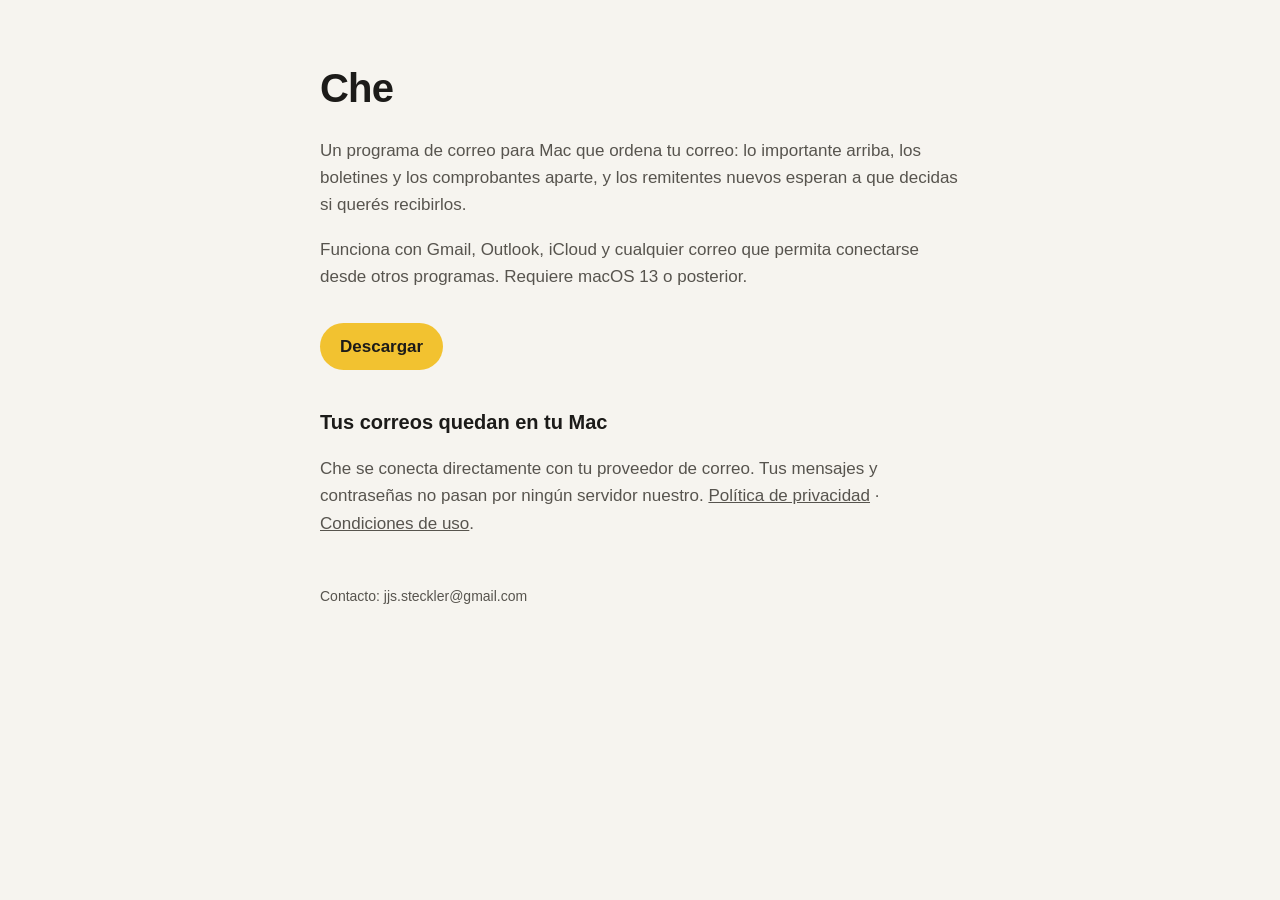
<file: docs/index.html>
<!doctype html>
<html lang="es">
<head>
<meta charset="utf-8">
<meta name="viewport" content="width=device-width, initial-scale=1">
<title>Che</title>
<link rel="stylesheet" href="style.css">
</head>
<body>
<main>
  <h1>Che</h1>
  <p>Un programa de correo para Mac que ordena tu correo: lo importante arriba, los boletines y los comprobantes aparte, y los remitentes nuevos esperan a que decidas si querés recibirlos.</p>
  <p>Funciona con Gmail, Outlook, iCloud y cualquier correo que permita conectarse desde otros programas. Requiere macOS 13 o posterior.</p>
  <a class="button" href="https://github.com/jsteckler/che-releases/releases/latest">Descargar</a>
  <h2>Tus correos quedan en tu Mac</h2>
  <p>Che se conecta directamente con tu proveedor de correo. Tus mensajes y contraseñas no pasan por ningún servidor nuestro. <a href="privacidad.html">Política de privacidad</a> · <a href="condiciones.html">Condiciones de uso</a>.</p>
  <footer>Contacto: jjs.steckler@gmail.com</footer>
</main>
</body>
</html>
</file>
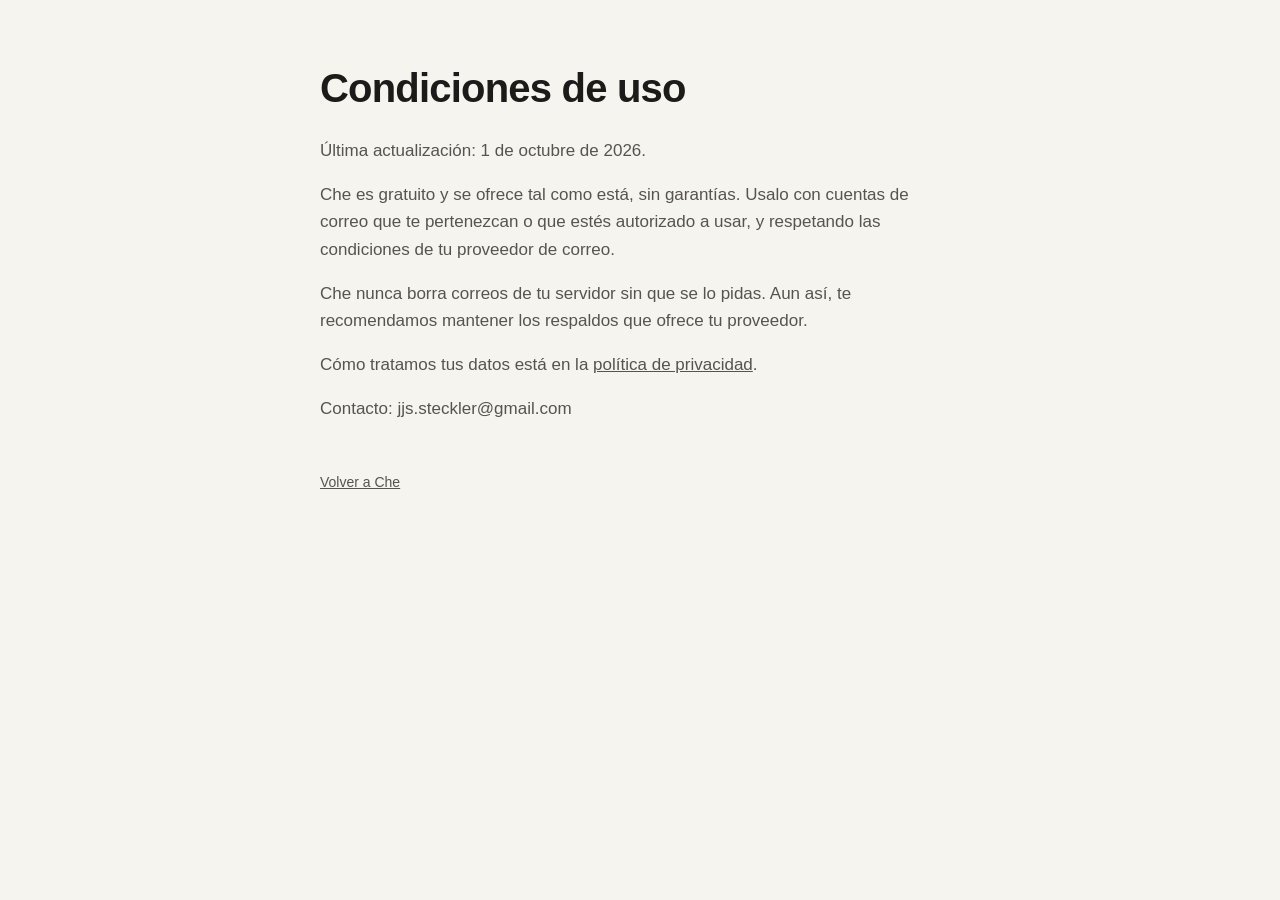
<file: docs/condiciones.html>
<!doctype html>
<html lang="es">
<head>
<meta charset="utf-8">
<meta name="viewport" content="width=device-width, initial-scale=1">
<title>Condiciones de Che</title>
<link rel="stylesheet" href="style.css">
</head>
<body>
<main>
  <h1>Condiciones de uso</h1>
  <p>Última actualización: 1 de octubre de 2026.</p>
  <p>Che es gratuito y se ofrece tal como está, sin garantías. Usalo con cuentas de correo que te pertenezcan o que estés autorizado a usar, y respetando las condiciones de tu proveedor de correo.</p>
  <p>Che nunca borra correos de tu servidor sin que se lo pidas. Aun así, te recomendamos mantener los respaldos que ofrece tu proveedor.</p>
  <p>Cómo tratamos tus datos está en la <a href="privacidad.html">política de privacidad</a>.</p>
  <p>Contacto: jjs.steckler@gmail.com</p>
  <footer><a href="index.html">Volver a Che</a></footer>
</main>
</body>
</html>
</file>
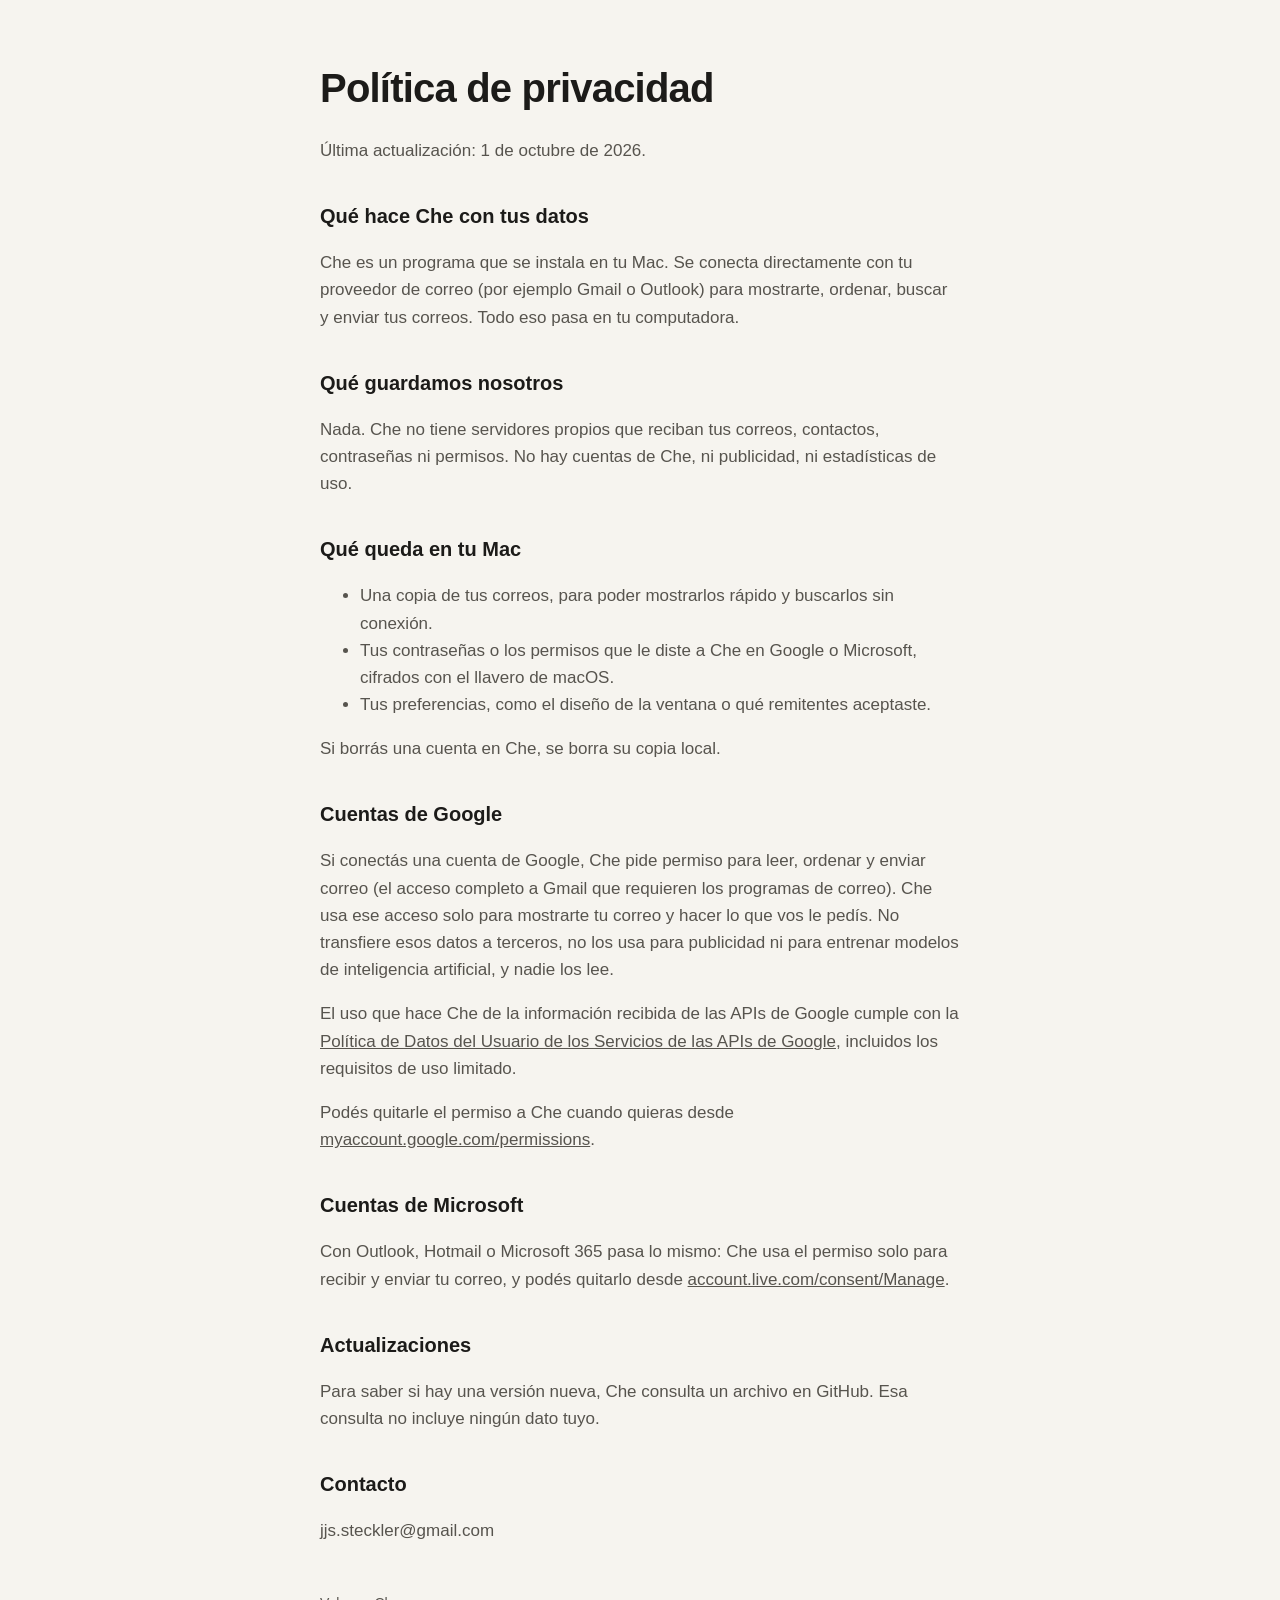
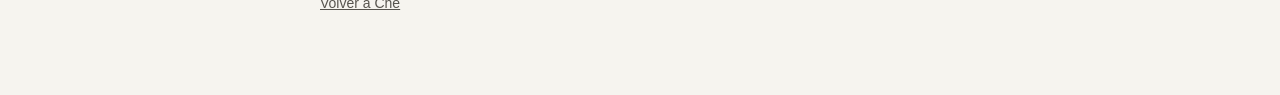
<file: docs/privacidad.html>
<!doctype html>
<html lang="es">
<head>
<meta charset="utf-8">
<meta name="viewport" content="width=device-width, initial-scale=1">
<title>Privacidad de Che</title>
<link rel="stylesheet" href="style.css">
</head>
<body>
<main>
  <h1>Política de privacidad</h1>
  <p>Última actualización: 1 de octubre de 2026.</p>

  <h2>Qué hace Che con tus datos</h2>
  <p>Che es un programa que se instala en tu Mac. Se conecta directamente con tu proveedor de correo (por ejemplo Gmail o Outlook) para mostrarte, ordenar, buscar y enviar tus correos. Todo eso pasa en tu computadora.</p>

  <h2>Qué guardamos nosotros</h2>
  <p>Nada. Che no tiene servidores propios que reciban tus correos, contactos, contraseñas ni permisos. No hay cuentas de Che, ni publicidad, ni estadísticas de uso.</p>

  <h2>Qué queda en tu Mac</h2>
  <ul>
    <li>Una copia de tus correos, para poder mostrarlos rápido y buscarlos sin conexión.</li>
    <li>Tus contraseñas o los permisos que le diste a Che en Google o Microsoft, cifrados con el llavero de macOS.</li>
    <li>Tus preferencias, como el diseño de la ventana o qué remitentes aceptaste.</li>
  </ul>
  <p>Si borrás una cuenta en Che, se borra su copia local.</p>

  <h2>Cuentas de Google</h2>
  <p>Si conectás una cuenta de Google, Che pide permiso para leer, ordenar y enviar correo (el acceso completo a Gmail que requieren los programas de correo). Che usa ese acceso solo para mostrarte tu correo y hacer lo que vos le pedís. No transfiere esos datos a terceros, no los usa para publicidad ni para entrenar modelos de inteligencia artificial, y nadie los lee.</p>
  <p>El uso que hace Che de la información recibida de las APIs de Google cumple con la <a href="https://developers.google.com/terms/api-services-user-data-policy">Política de Datos del Usuario de los Servicios de las APIs de Google</a>, incluidos los requisitos de uso limitado.</p>
  <p>Podés quitarle el permiso a Che cuando quieras desde <a href="https://myaccount.google.com/permissions">myaccount.google.com/permissions</a>.</p>

  <h2>Cuentas de Microsoft</h2>
  <p>Con Outlook, Hotmail o Microsoft 365 pasa lo mismo: Che usa el permiso solo para recibir y enviar tu correo, y podés quitarlo desde <a href="https://account.live.com/consent/Manage">account.live.com/consent/Manage</a>.</p>

  <h2>Actualizaciones</h2>
  <p>Para saber si hay una versión nueva, Che consulta un archivo en GitHub. Esa consulta no incluye ningún dato tuyo.</p>

  <h2>Contacto</h2>
  <p>jjs.steckler@gmail.com</p>
  <footer><a href="index.html">Volver a Che</a></footer>
</main>
</body>
</html>
</file>
<file: docs/style.css>
:root { --bg: #f6f4ef; --ink: #1c1b19; --soft: #57544e; --accent: #f2c230; color-scheme: light dark; }
@media (prefers-color-scheme: dark) { :root { --bg: #171614; --ink: #f2efe8; --soft: #b5b0a6; } }
body { margin: 0; background: var(--bg); color: var(--ink); font: 17px/1.6 -apple-system, BlinkMacSystemFont, "Helvetica Neue", sans-serif; }
main { max-width: 640px; margin: 0 auto; padding: 56px 16px 80px; }
h1 { font-size: 40px; margin: 0 0 8px; letter-spacing: -0.02em; }
h2 { font-size: 20px; margin: 36px 0 8px; }
p, li { color: var(--soft); }
a { color: inherit; }
.button { display: inline-block; margin-top: 16px; padding: 10px 20px; border-radius: 999px; background: var(--accent); color: #1c1b19; font-weight: 600; text-decoration: none; }
footer { margin-top: 48px; font-size: 14px; color: var(--soft); }
</file>
